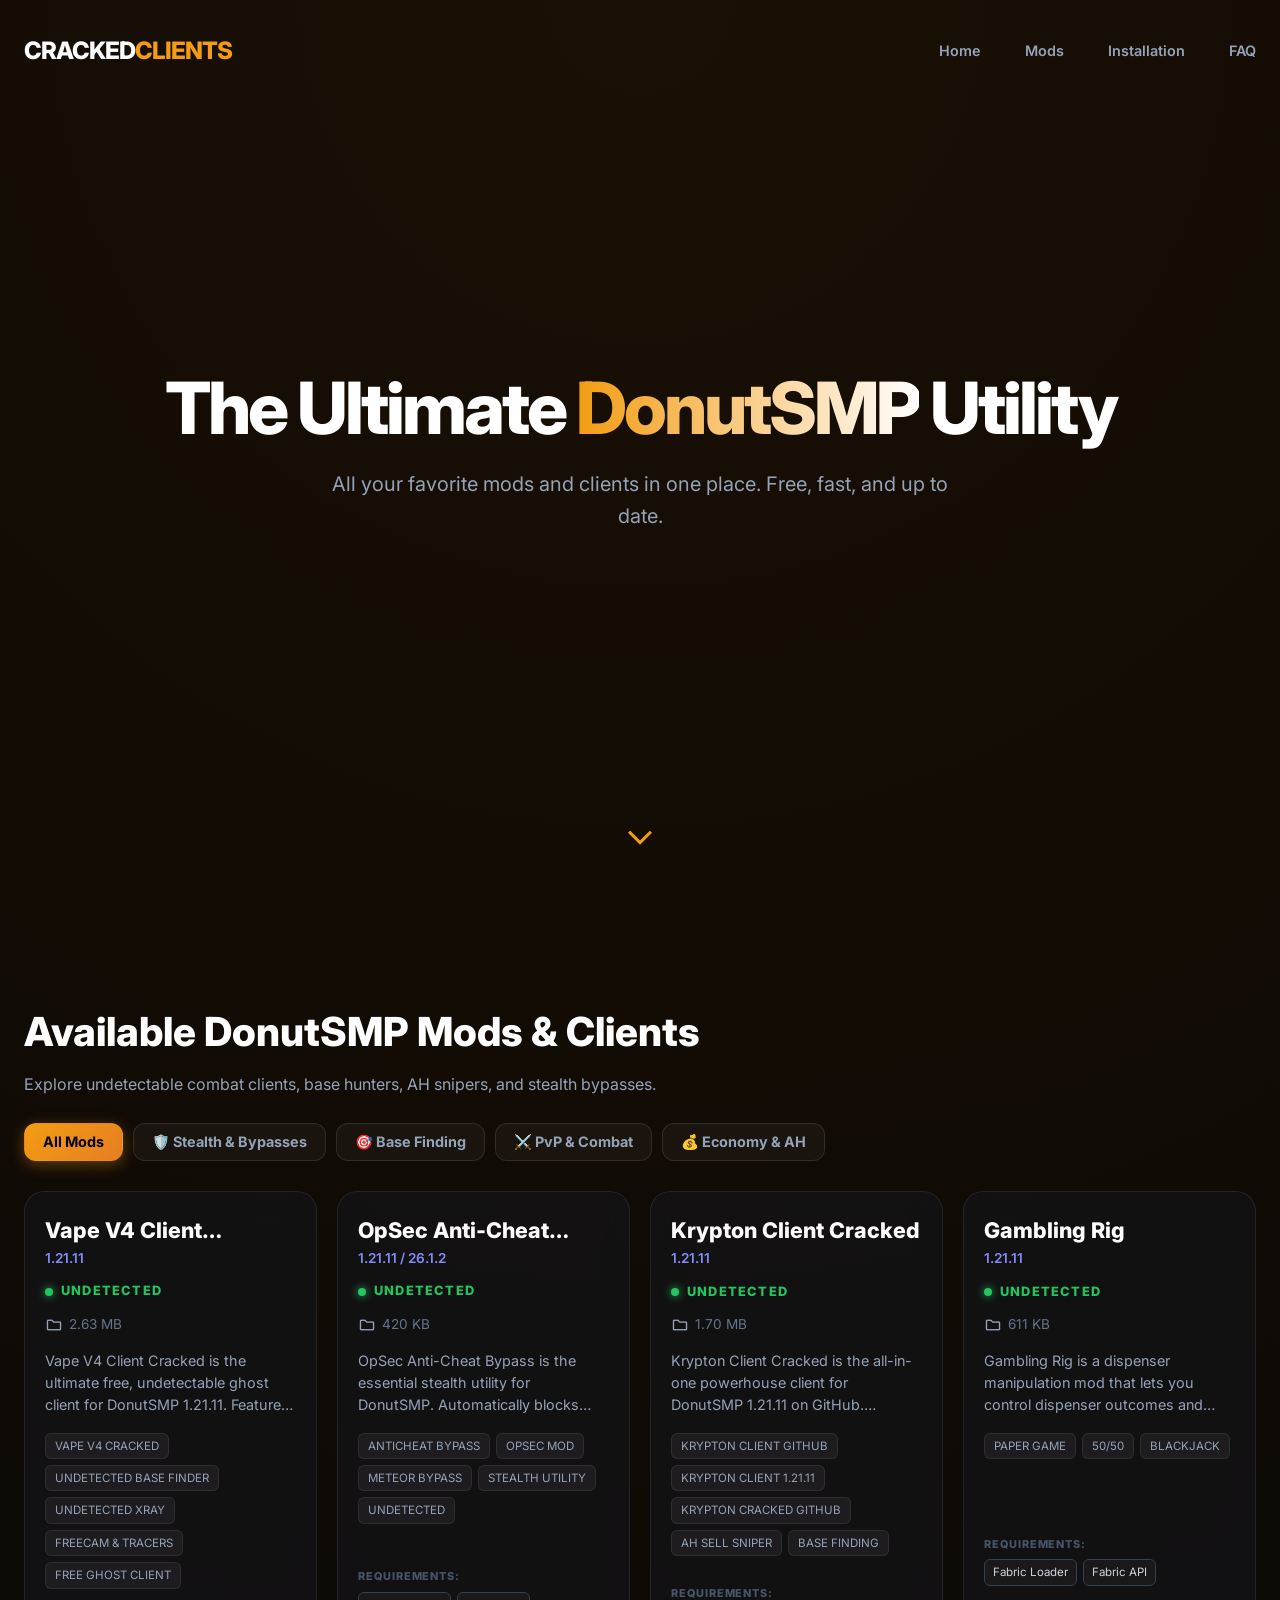
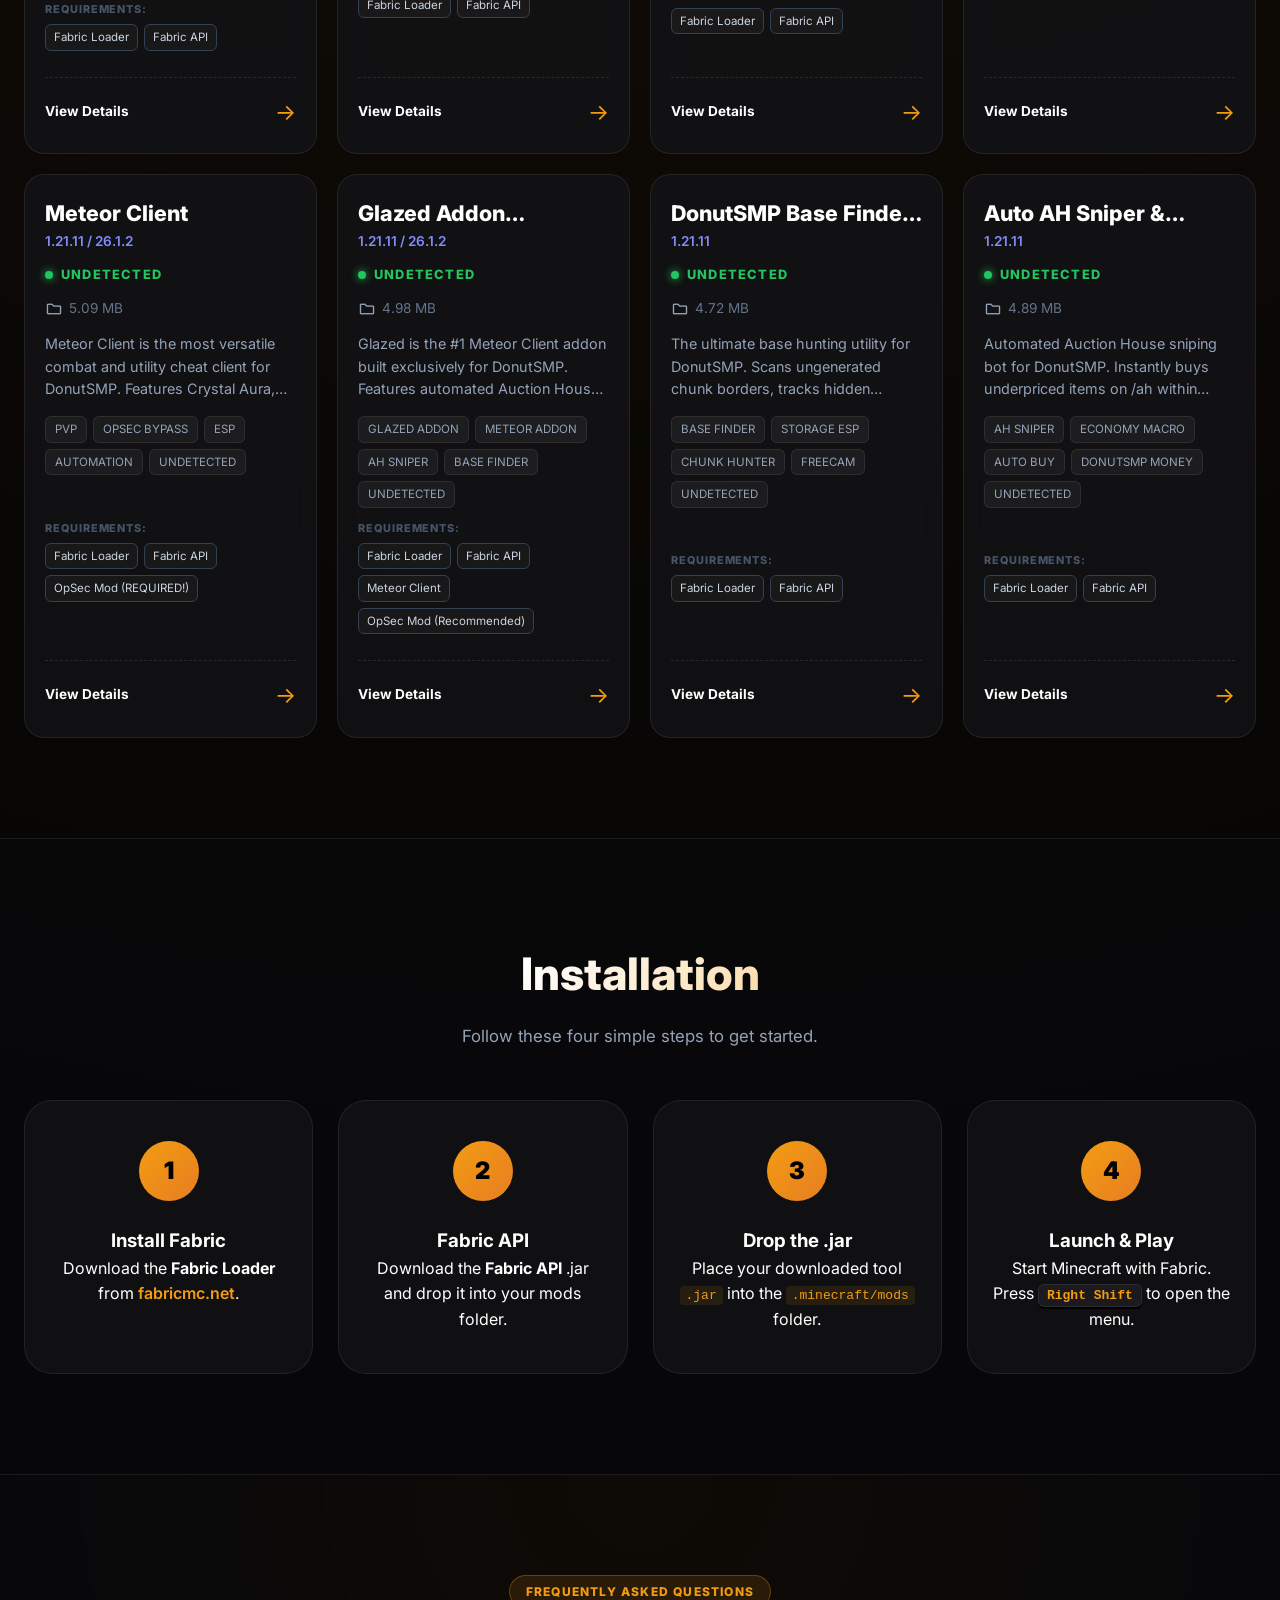
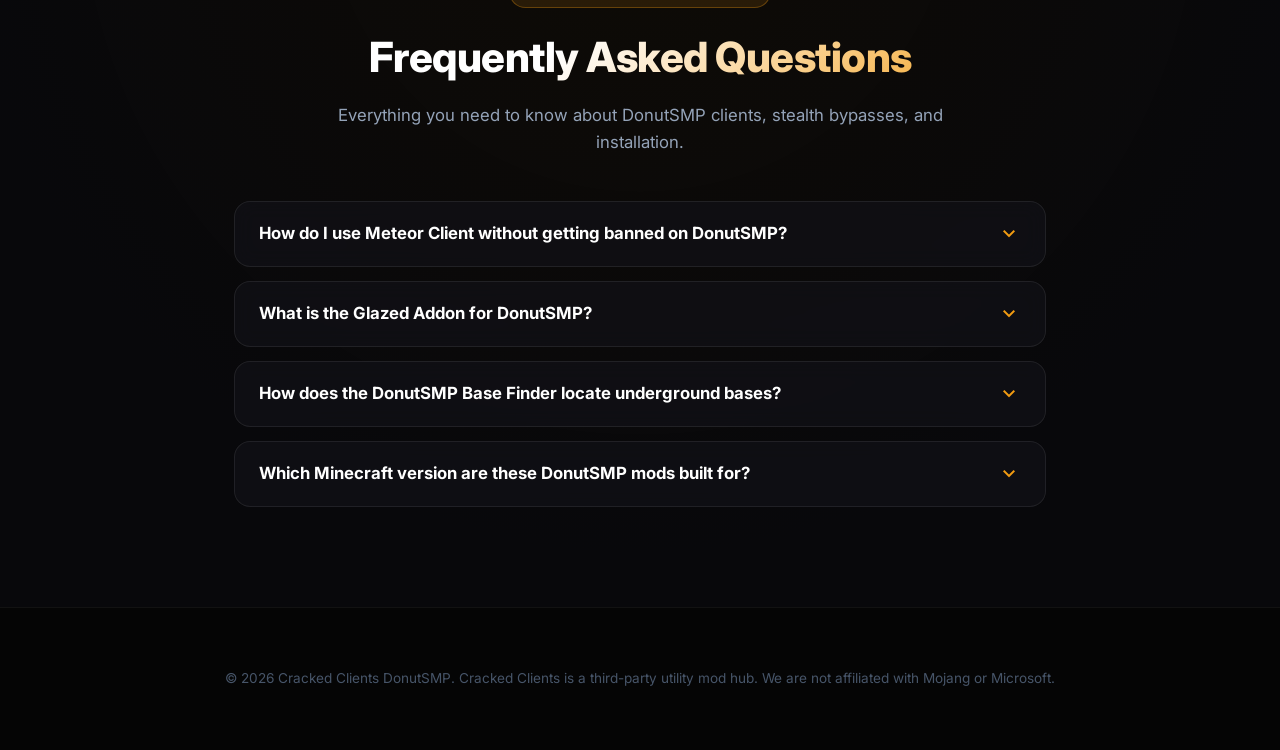
<file: index.html>
<!DOCTYPE html>
<html lang="en">

<head>
    <meta charset="UTF-8">
    <meta name="viewport" content="width=device-width, initial-scale=1.0">
    <title>Cracked Clients | Premium DonutSMP Clients, Cheats & Bypasses</title>

    <!-- SEO & Metadata -->
    <meta name="description"
        content="Download the best free undetected DonutSMP clients, anticheat bypasses, and mods including OpSec Mod, Glazed Addon, Base Finder, Vape V4, and Meteor Client.">
    <meta name="keywords"
        content="DonutSMP anticheat bypass, DonutSMP opsec, Glazed addon DonutSMP, DonutSMP base finder, Meteor Client opsec, DonutSMP cheat, DonutSMP client, Vape V4 cracked, DonutSMP mods, DonutSMP AH sniper, free Minecraft clients">
    <link rel="canonical" href="https://donutsmp-mods.github.io/">
    <meta name="robots" content="index, follow">

    <!-- Open Graph / Facebook / Discord Embeds -->
    <meta property="og:type" content="website">
    <meta property="og:url" content="https://donutsmp-mods.github.io/">
    <meta property="og:title" content="Cracked Clients | Premium DonutSMP Clients, Cheats & Bypasses">
    <meta property="og:description"
        content="Download the best free undetected DonutSMP clients, anticheat bypasses, and mods including OpSec Mod, Glazed Addon, Base Finder, Vape V4, and Meteor Client.">
    <meta property="og:image" content="https://donutsmp-mods.github.io/img/krypton.png">

    <!-- Twitter Card -->
    <meta name="twitter:card" content="summary_large_image">
    <meta name="twitter:url" content="https://donutsmp-mods.github.io/">
    <meta name="twitter:title" content="Cracked Clients | Premium DonutSMP Clients, Cheats & Bypasses">
    <meta name="twitter:description"
        content="Download the best free undetected DonutSMP clients, anticheat bypasses, and mods including OpSec Mod, Glazed Addon, Base Finder, Vape V4, and Meteor Client.">
    <meta name="twitter:image" content="https://donutsmp-mods.github.io/img/krypton.png">

    <!-- Favicon & Search Engine Logos -->
    <link rel="icon" type="image/x-icon" href="favicon.ico">
    <link rel="icon" type="image/png" sizes="192x192" href="favicon.png">
    <link rel="apple-touch-icon" href="favicon.png">

    <!-- Fonts and Icons -->
    <link href="https://fonts.googleapis.com/css2?family=Inter:wght@400;600;800&display=swap" rel="stylesheet">
    <link rel="stylesheet"
        href="https://fonts.googleapis.com/css2?family=Material+Symbols+Outlined:opsz,wght,FILL,GRAD@24,400,0,0" />
    <link rel="stylesheet" href="style.css">

    <!-- Schema.org JSON-LD Structured Data (WebSite + FAQPage) -->
    <script type="application/ld+json">
    [
      {
        "@context": "https://schema.org",
        "@type": "WebSite",
        "name": "Cracked Clients",
        "url": "https://donutsmp-mods.github.io/",
        "description": "Download the best free undetected DonutSMP clients, anticheat bypasses, and mods including OpSec Mod, Glazed Addon, Base Finder, Vape V4, and Meteor Client."
      },
      {
        "@context": "https://schema.org",
        "@type": "FAQPage",
        "mainEntity": [
          {
            "@type": "Question",
            "name": "How do I use Meteor Client without getting banned on DonutSMP?",
            "acceptedAnswer": {
              "@type": "Answer",
              "text": "Install the OpSec Anti-Cheat Bypass Mod into your Fabric mods folder. OpSec blocks server-side translation lookups and mod queries so your client runs completely undetected."
            }
          },
          {
            "@type": "Question",
            "name": "What is the Glazed Addon for DonutSMP?",
            "acceptedAnswer": {
              "@type": "Answer",
              "text": "Glazed is a Meteor Client extension tailored specifically for DonutSMP. It includes automatic Auction House (/ah) sniping, underground base hunting coordinates, and combat macros."
            }
          },
          {
            "@type": "Question",
            "name": "How does the DonutSMP Base Finder mod work?",
            "acceptedAnswer": {
              "@type": "Answer",
              "text": "The Base Finder mod tracks dense storage clusters (chests, shulkers, barrels) and scans ungenerated chunk boundaries through bedrock using stealth Freecam."
            }
          },
          {
            "@type": "Question",
            "name": "Which Minecraft version are these DonutSMP mods built for?",
            "acceptedAnswer": {
              "@type": "Answer",
              "text": "All mods are built and tested for Minecraft 1.21.8 – 1.21.11 using the Fabric Mod Loader, with legacy version options available in the download popup."
            }
          }
        ]
      }
    ]
    </script>
</head>

<body>

    <!-- Navigation Bar -->
    <nav class="navbar">
        <div class="logo">CRACKED<span>CLIENTS</span></div>
        <div class="nav-links">
            <a href="index.html">Home</a>
            <a href="#mods">Mods</a>
            <a href="#installation">Installation</a>
            <a href="#faq">FAQ</a>
        </div>
    </nav>

    <!-- Hero Section -->
    <header class="hero">
        <div class="hero-content">
            <h1>The Ultimate <span class="gradient-text">DonutSMP</span> Utility</h1>
            <p>All your favorite mods and clients in one place. Free, fast, and up to date.</p>
        </div>

        <!-- Bouncing Scroll Indicator -->
        <a href="#mods" class="scroll-indicator">
            <span class="material-symbols-outlined">expand_more</span>
        </a>
    </header>

    <!-- Main Content: Product Grid -->
    <main class="container" id="mods">
        <div class="section-header" style="text-align: left; margin-bottom: 25px;">
            <h2 style="font-size: 2.5rem; font-weight: 800;">Available DonutSMP Mods & Clients</h2>
            <p style="color: var(--text-dim); margin-top: 8px;">Explore undetectable combat clients, base hunters, AH snipers, and stealth bypasses.</p>
        </div>

        <!-- Category Filters -->
        <div class="category-filters" id="category-filters">
            <button class="filter-btn active" data-filter="all">All Mods</button>
            <button class="filter-btn" data-filter="stealth">🛡️ Stealth & Bypasses</button>
            <button class="filter-btn" data-filter="base">🎯 Base Finding</button>
            <button class="filter-btn" data-filter="pvp">⚔️ PvP & Combat</button>
            <button class="filter-btn" data-filter="economy">💰 Economy & AH</button>
        </div>

        <div id="product-grid" class="grid">
            <!-- JavaScript will inject cards here automatically from products.json -->
        </div>
    </main>

    <!-- Installation Section -->
    <section id="installation" class="installation-section">
        <div class="container">
            <div class="section-header">
                <h2>Installation</h2>
                <p>Follow these four simple steps to get started.</p>
            </div>

            <div class="steps-grid">
                <div class="step-card">
                    <div class="step-number">1</div>
                    <h3>Install Fabric</h3>
                    <p>Download the <strong>Fabric Loader</strong> from <a href="https://fabricmc.net"
                            target="_blank">fabricmc.net</a>.</p>
                </div>

                <div class="step-card">
                    <div class="step-number">2</div>
                    <h3>Fabric API</h3>
                    <p>Download the <strong>Fabric API</strong> .jar and drop it into your mods folder.</p>
                </div>

                <div class="step-card">
                    <div class="step-number">3</div>
                    <h3>Drop the .jar</h3>
                    <p>Place your downloaded tool <code class="code-inline">.jar</code> into the <code
                            class="code-inline">.minecraft/mods</code> folder.</p>
                </div>

                <div class="step-card">
                    <div class="step-number">4</div>
                    <h3>Launch & Play</h3>
                    <p>Start Minecraft with Fabric. Press <kbd class="key-bind">Right Shift</kbd> to open the menu.</p>
                </div>
            </div>
        </div>
    </section>

    <!-- FAQ Section -->
    <section id="faq" class="faq-section">
        <div class="faq-container">
            <div class="faq-header-wrapper">
                <span class="faq-badge">Frequently Asked Questions</span>
                <h2 class="faq-title">Frequently Asked Questions</h2>
                <p class="faq-subtitle">Everything you need to know about DonutSMP clients, stealth bypasses, and installation.</p>
            </div>

            <div class="faq-grid">
                <div class="faq-item">
                    <button class="faq-question" type="button">
                        <span>How do I use Meteor Client without getting banned on DonutSMP?</span>
                        <span class="material-symbols-outlined faq-icon">expand_more</span>
                    </button>
                    <div class="faq-answer">
                        <p>To run Meteor Client undetected, install the <strong>OpSec Anti-Cheat Bypass Mod</strong> into your Fabric mods folder. OpSec blocks server-side translation lookups and mod queries so your client runs completely undetected.</p>
                    </div>
                </div>

                <div class="faq-item">
                    <button class="faq-question" type="button">
                        <span>What is the Glazed Addon for DonutSMP?</span>
                        <span class="material-symbols-outlined faq-icon">expand_more</span>
                    </button>
                    <div class="faq-answer">
                        <p>Glazed is a specialized Meteor Client extension made specifically for DonutSMP. It includes automatic Auction House (<code>/ah</code>) sniping, coordinate snapping for underground base hunting, and custom crystal combat macros.</p>
                    </div>
                </div>

                <div class="faq-item">
                    <button class="faq-question" type="button">
                        <span>How does the DonutSMP Base Finder locate underground bases?</span>
                        <span class="material-symbols-outlined faq-icon">expand_more</span>
                    </button>
                    <div class="faq-answer">
                        <p>The Base Finder mod scans dense storage clusters (chests, shulkers, barrels) and tracks chunk boundary anomalies through bedrock, highlighting exact base coordinates via undetected Freecam.</p>
                    </div>
                </div>

                <div class="faq-item">
                    <button class="faq-question" type="button">
                        <span>Which Minecraft version are these DonutSMP mods built for?</span>
                        <span class="material-symbols-outlined faq-icon">expand_more</span>
                    </button>
                    <div class="faq-answer">
                        <p>All mods are optimized for Minecraft <strong>1.21.8 – 1.21.11</strong> using the Fabric Mod Loader. Selectable legacy versions (e.g. 26.1.2) are also available in the download popup.</p>
                    </div>
                </div>
            </div>
        </div>
    </section>

    <!-- Footer -->
    <footer
        style="padding: 60px; text-align: center; color: #475569; font-size: 0.85rem; border-top: 1px solid rgba(255,255,255,0.05);">
        <p>&copy; 2026 Cracked Clients DonutSMP. Cracked Clients is a third-party utility mod hub. We are not affiliated
            with Mojang or Microsoft.</p>
    </footer>

    <!-- Custom Warning Modal for Detected Mods -->
    <div id="warning-modal" class="modal-overlay" aria-hidden="true">
        <div class="modal-box" role="dialog" aria-modal="true" aria-labelledby="modal-warning-text">
            <div class="modal-icon-wrapper">
                <span class="material-symbols-outlined">warning</span>
            </div>
            <h3 class="modal-title" id="modal-mod-name">Mod Detected</h3>
            <p class="modal-warning-text" id="modal-warning-text">THIS MODS IS CURRENTLY DETECTED! ARE YOU SURE?</p>
            <p class="modal-desc">This mod is flagged by DonutSMP anti-cheat. Proceeding may result in bans or in-game
                restrictions.</p>
            <div class="modal-actions">
                <button type="button" class="btn-modal-cancel" id="modal-cancel-btn">Cancel</button>
                <a href="#" class="btn-modal-proceed" id="modal-proceed-btn">Proceed Anyway</a>
            </div>
        </div>
    </div>

    <!-- Script to Load Data & Interactivity -->
    <script>
        const warningModal = document.getElementById('warning-modal');
        const proceedBtn = document.getElementById('modal-proceed-btn');
        const cancelBtn = document.getElementById('modal-cancel-btn');
        const modalModName = document.getElementById('modal-mod-name');
        let allProducts = [];
        let currentFilter = 'all';

        function showWarningModal(modName, detailUrl) {
            modalModName.textContent = modName;
            proceedBtn.href = detailUrl;
            warningModal.classList.add('active');
            warningModal.setAttribute('aria-hidden', 'false');
        }

        function closeWarningModal() {
            warningModal.classList.remove('active');
            warningModal.setAttribute('aria-hidden', 'true');
        }

        cancelBtn.addEventListener('click', closeWarningModal);

        warningModal.addEventListener('click', (e) => {
            if (e.target === warningModal) {
                closeWarningModal();
            }
        });

        window.addEventListener('keydown', (e) => {
            if (e.key === 'Escape' && warningModal.classList.contains('active')) {
                closeWarningModal();
            }
        });

        function renderGrid(products) {
            const grid = document.getElementById('product-grid');
            const visibleProducts = products.filter(p => p.visibility === true);

            // Filter by Category
            let filtered = visibleProducts;
            if (currentFilter === 'stealth') {
                filtered = visibleProducts.filter(p => 
                    p.tags.some(t => /stealth|bypass|opsec|ghost/i.test(t)) || /bypass|opsec|undetected/i.test(p.name + p.description)
                );
            } else if (currentFilter === 'base') {
                filtered = visibleProducts.filter(p => 
                    p.tags.some(t => /base|esp|finder|freecam|radar/i.test(t)) || /base|esp|finder|storage/i.test(p.name + p.description)
                );
            } else if (currentFilter === 'pvp') {
                filtered = visibleProducts.filter(p => 
                    p.tags.some(t => /pvp|combat|client|totem/i.test(t)) || /pvp|combat|totem|mace|vape|meteor/i.test(p.name + p.description)
                );
            } else if (currentFilter === 'economy') {
                filtered = visibleProducts.filter(p => 
                    p.tags.some(t => /ah|economy|sniper|gambling|money/i.test(t)) || /auction|sniper|economy|gambling|rig/i.test(p.name + p.description)
                );
            }

            if (filtered.length === 0) {
                grid.innerHTML = "<p style='color:#64748b; grid-column: 1/-1; text-align:center; padding: 40px;'>No mods found in this category.</p>";
                return;
            }

            grid.innerHTML = filtered.map(p => {
                const isDetected = p.status && p.status.trim().toUpperCase() === 'DETECTED';
                return `
                <a href="detail.html?id=${p.id}" class="card ${isDetected ? 'detected-card' : ''}" data-id="${p.id}" data-detected="${isDetected}" data-name="${p.name}">
                    <div class="card-content">
                        <div class="card-header">
                            <h3>${p.name}</h3>
                            <span class="version-tag">${p.version}</span>
                        </div>
                        
                        <div class="status-row ${isDetected ? 'detected' : ''}">
                            <span class="status-dot"></span>
                            <span class="status-text">${p.status}</span>
                        </div>

                        <div class="size-info">
                            <span class="material-symbols-outlined">folder</span> 
                            ${p.size}
                        </div>

                        <p class="card-desc">${p.description}</p>

                        <div class="tags">
                            ${p.tags.map(tag => `<span class="tag">${tag}</span>`).join('')}
                        </div>

                        <div class="requirements">
                            <span class="req-label">REQUIREMENTS:</span>
                            <div class="req-tags">
                                ${p.requirements.map(req => `<span class="req-tag">${req}</span>`).join('')}
                            </div>
                        </div>

                        <div class="card-footer">
                            <span class="price-label">View Details</span>
                            <span class="arrow">→</span>
                        </div>
                    </div>
                </a>
            `;
            }).join('');

            // Intercept clicks on detected mod cards
            grid.querySelectorAll('.card').forEach(card => {
                card.addEventListener('click', function (e) {
                    const isDetected = this.dataset.detected === 'true';
                    if (isDetected) {
                        e.preventDefault();
                        const modName = this.dataset.name;
                        const detailUrl = this.getAttribute('href');
                        showWarningModal(modName, detailUrl);
                    }
                });
            });
        }

        async function loadProducts() {
            try {
                const response = await fetch('./products.json');
                allProducts = await response.json();
                renderGrid(allProducts);

                // Setup Filter Tab Click Handlers
                const filterBtns = document.querySelectorAll('.filter-btn');
                filterBtns.forEach(btn => {
                    btn.addEventListener('click', function() {
                        filterBtns.forEach(b => b.classList.remove('active'));
                        this.classList.add('active');
                        currentFilter = this.dataset.filter;
                        renderGrid(allProducts);
                    });
                });

                // Setup FAQ Accordion Toggle
                const faqItems = document.querySelectorAll('.faq-item');
                faqItems.forEach(item => {
                    const btn = item.querySelector('.faq-question');
                    btn.addEventListener('click', () => {
                        const isActive = item.classList.contains('active');
                        faqItems.forEach(f => f.classList.remove('active'));
                        if (!isActive) {
                            item.classList.add('active');
                        }
                    });
                });

            } catch (error) {
                console.error("Error loading products:", error);
                document.getElementById('product-grid').innerHTML = "<p style='color:red;'>Failed to load tools. Ensure products.json exists.</p>";
            }
        }

        window.addEventListener('DOMContentLoaded', loadProducts);
    </script>
</body>

</html>
</file>
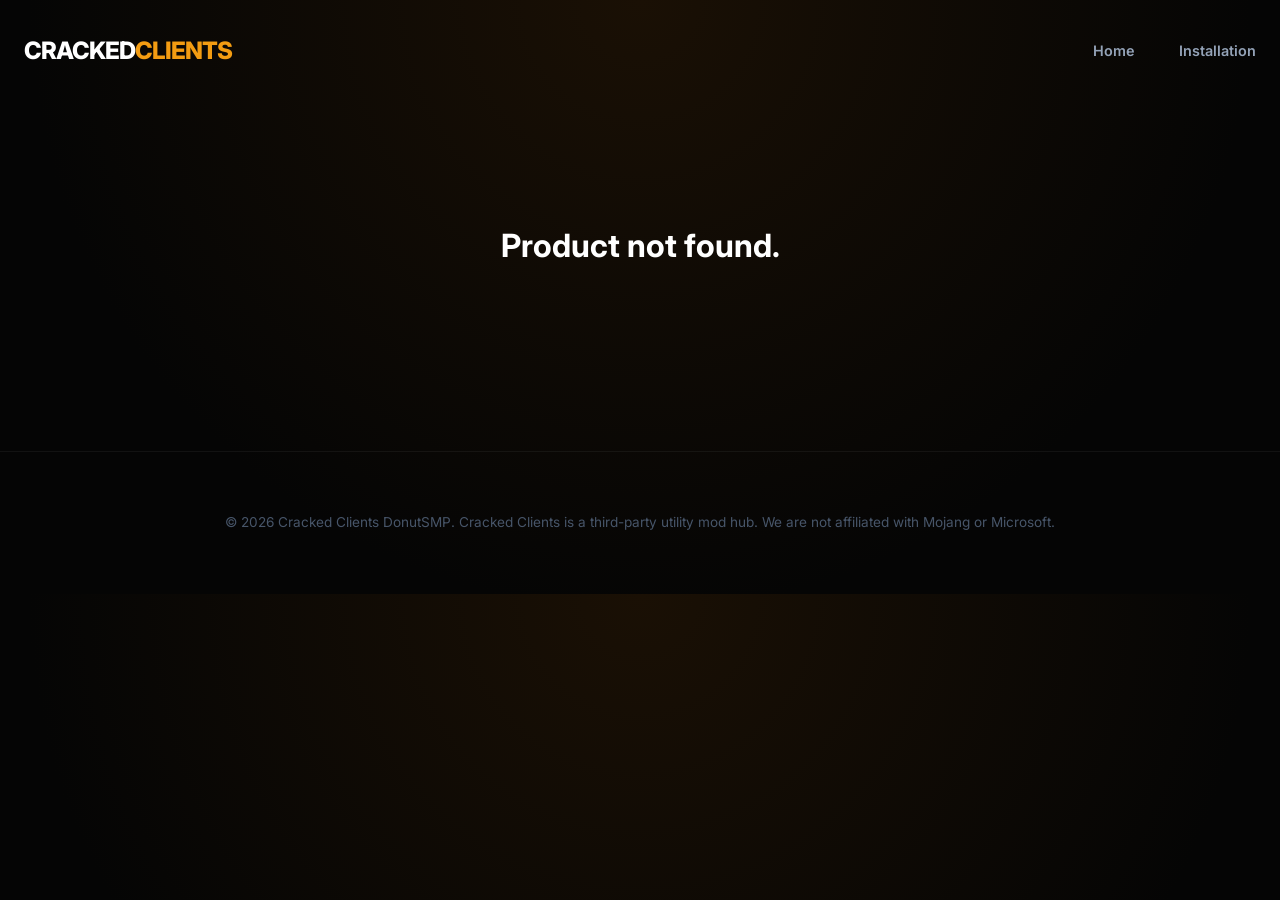
<file: detail.html>
<!DOCTYPE html>
<html lang="en">

<head>
    <meta charset="UTF-8">
    <meta name="viewport" content="width=device-width, initial-scale=1.0">
    <title>Tool Details | Cracked Clients DonutSMP</title>

    <!-- SEO & Metadata -->
    <meta name="description" id="meta-desc"
        content="Download undetected DonutSMP clients, cheats, and mods with direct download links and full installation guides.">
    <meta name="keywords"
        content="DonutSMP cheat, DonutSMP client, Meteor Client, Krypton Client, Vape V4, DonutSMP mods, DonutSMP Rig, free Minecraft clients">
    <meta name="robots" content="index, follow">

    <!-- Open Graph / Discord Embeds -->
    <meta property="og:type" content="website">
    <meta property="og:title" id="og-title" content="Tool Details | Cracked Clients DonutSMP">
    <meta property="og:description" id="og-desc"
        content="Download undetected DonutSMP clients, cheats, and mods with direct download links.">
    <meta property="og:image" id="og-img" content="https://donutsmp-mods.github.io/img/krypton.png">

    <!-- Twitter Card -->
    <meta name="twitter:card" content="summary_large_image">
    <meta name="twitter:title" id="tw-title" content="Tool Details | Cracked Clients DonutSMP">
    <meta name="twitter:description" id="tw-desc"
        content="Download undetected DonutSMP clients, cheats, and mods with direct download links.">
    <meta name="twitter:image" id="tw-img" content="https://donutsmp-mods.github.io/img/krypton.png">

    <!-- Favicon & Search Engine Logos -->
    <link rel="icon" type="image/x-icon" href="favicon.ico">
    <link rel="icon" type="image/png" sizes="192x192" href="favicon.png">
    <link rel="apple-touch-icon" href="favicon.png">

    <!-- Fonts and Styling -->
    <link href="https://fonts.googleapis.com/css2?family=Inter:wght@400;600;800&display=swap" rel="stylesheet">
    <link rel="stylesheet"
        href="https://fonts.googleapis.com/css2?family=Material+Symbols+Outlined:opsz,wght,FILL,GRAD@24,400,0,0" />
    <link rel="stylesheet" href="style.css">
</head>

<body class="detail-page">

    <!-- Navigation Bar -->
    <nav class="navbar">
        <div class="logo">CRACKED<span>CLIENTS</span></div>
        <div class="nav-links">
            <a href="index.html">Home</a>
            <a href="index.html#installation">Installation</a>
        </div>
    </nav>

    <div class="container detail-container">
        <!-- Top Section: Main Content & Media -->
        <div class="detail-top-grid">
            <div class="main-info-card">
                <span class="status-badge" id="det-status">UNDETECTED</span>
                <h1 id="det-title" style="font-size: 3.5rem; margin: 15px 0; font-weight: 800;">Loading...</h1>
                <p id="det-desc" style="color: var(--text-dim); font-size: 1.1rem; margin-bottom: 25px;"></p>

                <div class="tags" id="det-tags"></div>

                <div class="action-btns">
                    <a href="#" class="btn-download" id="download-link">Download</a>
                    <a href="index.html" class="btn-back">Back To All Mods</a>
                </div>
            </div>

            <div class="side-panel">
                <!-- Media Card with 16:9 Aspect Ratio -->
                <div class="media-card">
                    <img src="" alt="Preview" id="det-img">
                </div>

                <!-- Stats Grid -->
                <div class="stats-grid">
                    <div class="stat-box">
                        <span class="req-label">MINECRAFT VERSION</span>
                        <strong id="det-ver"></strong>
                    </div>
                    <div class="stat-box">
                        <span class="req-label">REQUIREMENTS</span>
                        <strong id="det-req"></strong>
                    </div>
                    <div class="stat-box">
                        <span class="req-label">SIZE</span>
                        <strong id="det-size"></strong>
                    </div>
                    <div class="stat-box">
                        <span class="req-label">TOTAL DOWNLOADS</span>
                        <strong id="det-dl"></strong>
                    </div>
                </div>
            </div>
        </div>

        <!-- Bottom Section: Detailed Lists -->
        <div class="detail-bottom-grid">
            <div class="info-card">
                <h3 style="margin-bottom: 15px; color: var(--accent);">Highlights</h3>
                <ul id="det-highlights" class="detail-list"></ul>
            </div>
            <div class="info-card">
                <h3 style="margin-bottom: 15px; color: var(--accent);">Usage Notes</h3>
                <ul id="det-usage" class="detail-list"></ul>
            </div>
            <div class="info-card">
                <h3 style="margin-bottom: 15px; color: var(--accent);">Quick Install</h3>
                <ul class="detail-list">
                    <li>Install Fabric Loader and Fabric API</li>
                    <li>Move the jar file into .minecraft/mods</li>
                    <li>Start Minecraft with Fabric profile</li>
                </ul>
            </div>
        </div>
    </div>

    <!-- Version Selection Modal -->
    <div id="version-modal" class="modal-overlay">
        <div class="modal-box version-modal-box">
            <button type="button" class="modal-close-btn" id="version-modal-close" aria-label="Close modal">&times;</button>
            <div class="version-modal-header">
                <div class="version-modal-icon">
                    <span class="material-symbols-outlined">download_for_offline</span>
                </div>
                <h3 class="modal-title" id="version-modal-title">Select Version</h3>
                <p class="modal-desc" id="version-modal-desc">Choose your preferred client release to download:</p>
            </div>
            <div class="version-list" id="version-list-container">
                <!-- Dynamically populated from products.json -->
            </div>
        </div>
    </div>

    <!-- Footer -->
    <footer
        style="padding: 60px; text-align: center; color: #475569; font-size: 0.85rem; border-top: 1px solid rgba(255,255,255,0.05);">
        <p>&copy; 2026 Cracked Clients DonutSMP. Cracked Clients is a third-party utility mod hub. We are not affiliated
            with Mojang or Microsoft.</p>
    </footer>

    <!-- Logic for Dynamic Loading, Fallbacks & Version Selection -->
    <script>
        async function loadDetail() {
            try {
                const params = new URLSearchParams(window.location.search);
                const id = params.get('id');
                const response = await fetch('./products.json');
                const products = await response.json();
                const p = products.find(item => item.id === id);

                if (p) {
                    // Update Page Title and SEO Meta Tags dynamically
                    document.title = `${p.name} | Cracked Clients DonutSMP`;
                    
                    // Set dynamic canonical URL and og:url for each individual mod
                    let canonicalTag = document.querySelector('link[rel="canonical"]');
                    if (!canonicalTag) {
                        canonicalTag = document.createElement('link');
                        canonicalTag.rel = 'canonical';
                        document.head.appendChild(canonicalTag);
                    }
                    canonicalTag.href = window.location.href;

                    let ogUrl = document.querySelector('meta[property="og:url"]');
                    if (!ogUrl) {
                        ogUrl = document.createElement('meta');
                        ogUrl.setAttribute('property', 'og:url');
                        document.head.appendChild(ogUrl);
                    }
                    ogUrl.setAttribute('content', window.location.href);

                    const metaDesc = document.getElementById('meta-desc');
                    if (metaDesc) metaDesc.setAttribute('content', p.description);

                    const ogTitle = document.getElementById('og-title');
                    if (ogTitle) ogTitle.setAttribute('content', `${p.name} | Cracked Clients DonutSMP`);

                    const ogDesc = document.getElementById('og-desc');
                    if (ogDesc) ogDesc.setAttribute('content', p.description);

                    const twTitle = document.getElementById('tw-title');
                    if (twTitle) twTitle.setAttribute('content', `${p.name} | Cracked Clients DonutSMP`);

                    const twDesc = document.getElementById('tw-desc');
                    if (twDesc) twDesc.setAttribute('content', p.description);

                    if (p.image) {
                        const fullImageUrl = new URL(p.image, window.location.href).href;
                        const ogImg = document.getElementById('og-img');
                        if (ogImg) ogImg.setAttribute('content', fullImageUrl);
                        const twImg = document.getElementById('tw-img');
                        if (twImg) twImg.setAttribute('content', fullImageUrl);
                    }

                    document.getElementById('det-title').innerText = p.name;
                    const statusEl = document.getElementById('det-status');
                    statusEl.innerText = p.status;
                    if (p.status && p.status.trim().toUpperCase() === 'DETECTED') {
                        statusEl.classList.add('detected');
                    } else {
                        statusEl.classList.remove('detected');
                    }
                    document.getElementById('det-desc').innerText = p.description;
                    document.getElementById('det-ver').innerText = p.version;
                    document.getElementById('det-size').innerText = p.size;
                    document.getElementById('det-dl').innerText = p.downloads;

                        // Handle Download Link and Version Selection Modal
                        const dlBtn = document.getElementById('download-link');
                        const versionModal = document.getElementById('version-modal');
                        const versionListContainer = document.getElementById('version-list-container');
                        const versionModalClose = document.getElementById('version-modal-close');

                        function trackDownload(modId) {
                            if (!modId) return;
                            try {
                                fetch(`https://countapi.mileshilliard.com/api/v1/hit/donutsmp_v1_${modId}`, { method: 'GET', mode: 'cors' }).catch(() => {});
                            } catch (err) {}
                        }

                        if (p.versions && Array.isArray(p.versions) && p.versions.length > 1) {
                            // Render Version Selection Options
                            document.getElementById('version-modal-title').innerText = `Select ${p.name} Version`;
                            document.getElementById('version-modal-desc').innerText = `Choose your Minecraft version build for ${p.name}:`;
                            
                            versionListContainer.innerHTML = p.versions.map(v => {
                                let badgeList = [];
                                if (Array.isArray(v.badges)) {
                                    badgeList = v.badges;
                                } else if (v.badge) {
                                    badgeList = [v.badge];
                                }

                                const badgesHtml = badgeList.map(b => {
                                    const bLower = b.toLowerCase();
                                    let colorClass = 'alt';
                                    if (bLower.includes('recommend')) colorClass = '';
                                    else if (bLower.includes('latest') || bLower.includes('active') || bLower.includes('stable')) colorClass = 'green';
                                    else if (bLower.includes('opsec') || bLower.includes('fabric')) colorClass = 'blue';
                                    else if (bLower.includes('bypass') || bLower.includes('stealth')) colorClass = 'purple';
                                    return `<span class="version-badge ${colorClass}">${b}</span>`;
                                }).join('');

                                const targetVer = (v.version || p.version || '1.21.11').trim().replace(/[^a-zA-Z0-9.-]/g, '-');
                                const fileName = `${p.id}-${targetVer}.jar`;
                                const downloadUrl = v.download_url || 'mods/mod.jar';
                                return `
                                    <div class="version-item-card">
                                        <div class="version-item-info">
                                            <div class="version-item-title-row">
                                                <span class="version-item-name">${v.name || v.version}</span>
                                                ${badgesHtml}
                                            </div>
                                            ${v.desc ? `<p class="version-item-desc">${v.desc}</p>` : ''}
                                            <span class="version-item-meta">
                                                <span class="material-symbols-outlined" style="font-size:16px;">folder_zip</span>
                                                ${v.size || p.size}
                                            </span>
                                        </div>
                                        <a href="${downloadUrl}" download="${fileName}" class="btn-version-download">
                                            <span class="material-symbols-outlined" style="font-size:18px;">download</span>
                                            Download
                                        </a>
                                    </div>
                                `;
                            }).join('');

                            // Attach tracking to version buttons
                            versionListContainer.querySelectorAll('.btn-version-download').forEach(btn => {
                                btn.addEventListener('click', () => trackDownload(p.id));
                            });

                            // Open modal on Download button click
                            dlBtn.addEventListener('click', function(e) {
                                e.preventDefault();
                                versionModal.classList.add('active');
                            });

                            // Modal Close Listeners
                            versionModalClose.addEventListener('click', function() {
                                versionModal.classList.remove('active');
                            });

                            versionModal.addEventListener('click', function(e) {
                                if (e.target === versionModal) {
                                    versionModal.classList.remove('active');
                                }
                            });

                            // Close on ESC key
                            document.addEventListener('keydown', function(e) {
                                if (e.key === 'Escape' && versionModal.classList.contains('active')) {
                                    versionModal.classList.remove('active');
                                }
                            });
                        } else {
                            // Single version direct download
                            const targetVer = (p.version || '1.21.11').split('/')[0].trim().replace(/[^a-zA-Z0-9.-]/g, '-');
                            const fileName = `${p.id}-${targetVer}.jar`;
                            dlBtn.href = p.download_url || "mods/mod.jar";
                            dlBtn.setAttribute('download', fileName);
                            dlBtn.addEventListener('click', () => trackDownload(p.id));
                        }

                    // Image Fallback Logic (16:9 branded placeholder)
                    const imgElement = document.getElementById('det-img');
                    const fallback = "https://placehold.co/1920x1080/1a1a1f/f39c12?text=For+Legal+Reason+Preview+Unavailable";

                    imgElement.src = p.image || fallback;
                    imgElement.alt = `${p.name} - DonutSMP Client Mods Preview`;

                    imgElement.onerror = function () {
                        this.src = fallback;
                        this.alt = "Preview Unavailable for this DonutSMP Mod";
                        this.onerror = null;
                    };

                    // Inject List Data
                    document.getElementById('det-tags').innerHTML = p.tags.map(t => `<span class="tag">${t}</span>`).join('');
                    document.getElementById('det-req').innerHTML = p.requirements.join('<br>');
                    document.getElementById('det-highlights').innerHTML = p.highlights.map(h => `<li>${h}</li>`).join('');
                    document.getElementById('det-usage').innerHTML = p.usage.map(u => `<li>${u}</li>`).join('');
                } else {
                    // Redirect or Error if product ID is invalid
                    document.querySelector('.detail-container').innerHTML = "<h1 style='text-align:center; padding:100px;'>Product not found.</h1>";
                }
            } catch (e) {
                console.error("Critical error loading product details:", e);
            }
        }

        window.addEventListener('DOMContentLoaded', loadDetail);
    </script>
</body>

</html>
</file>
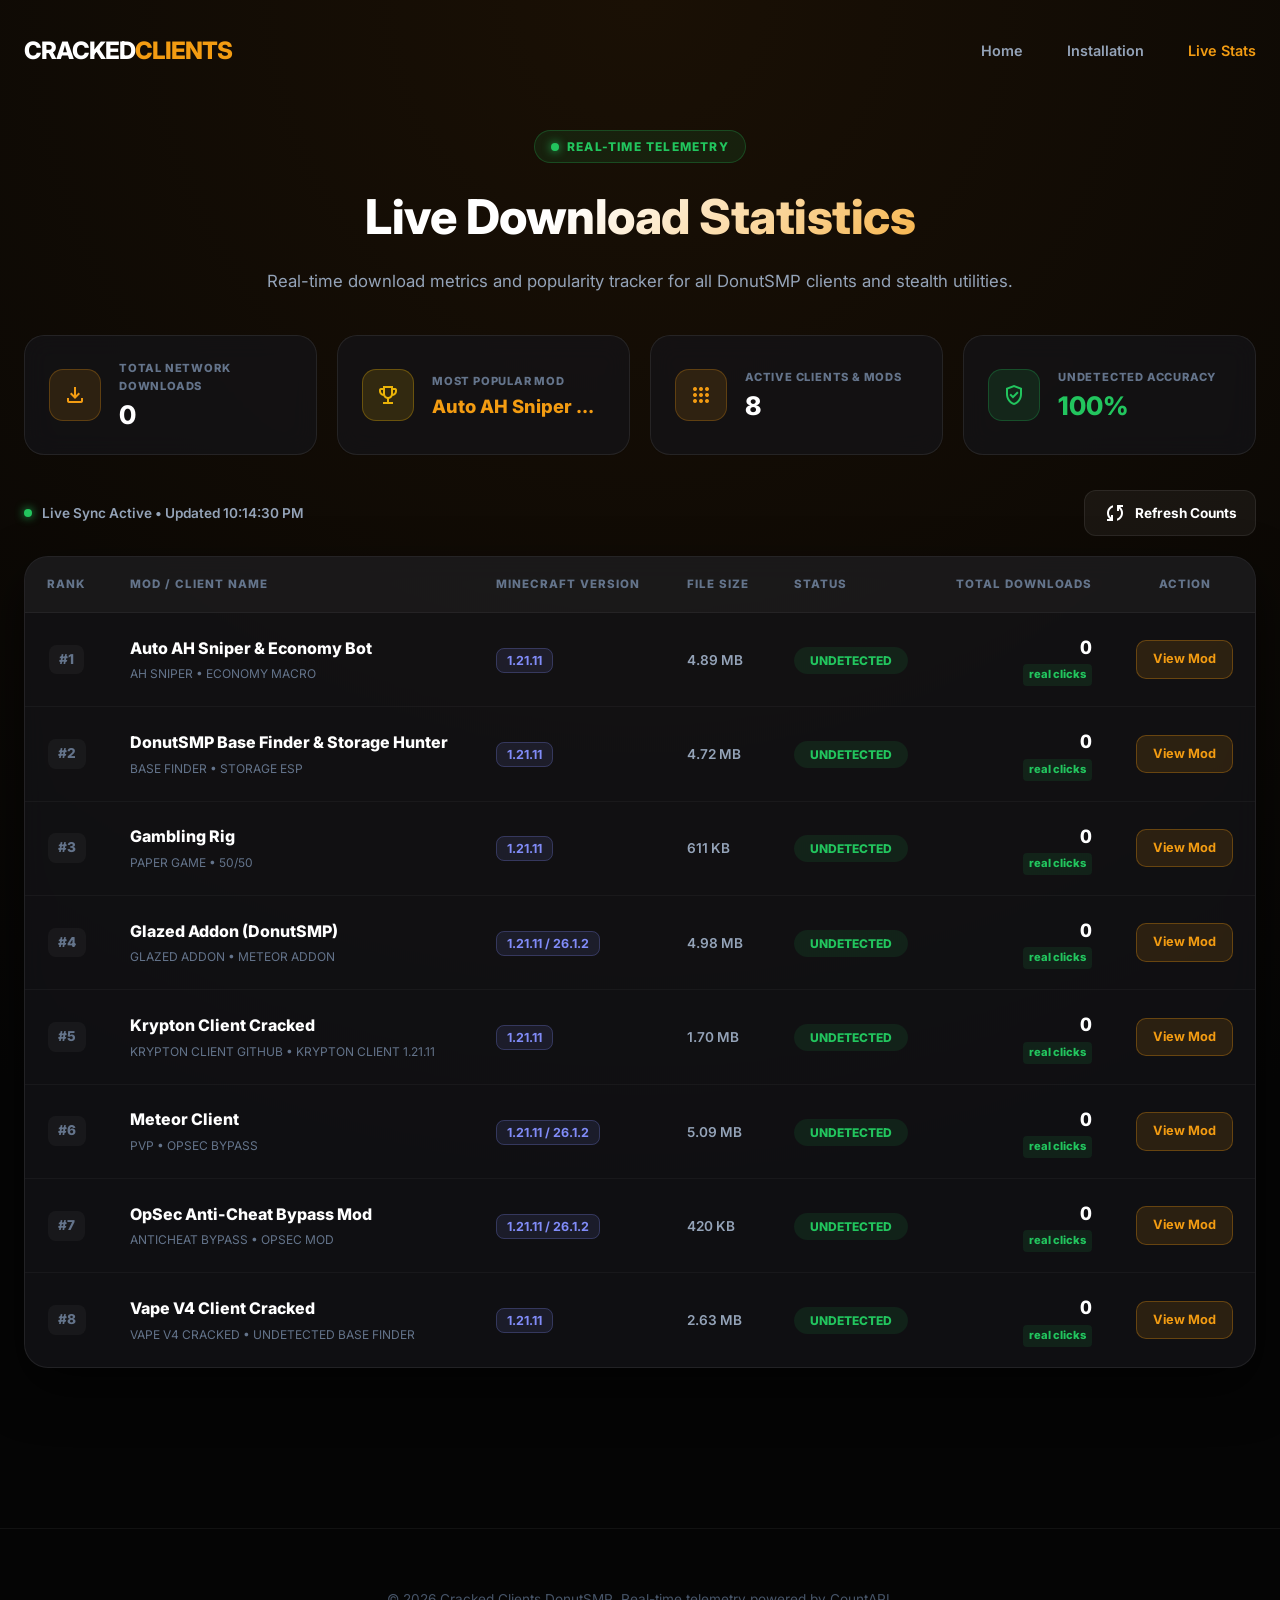
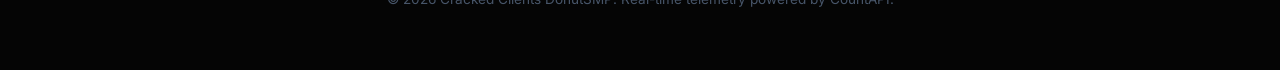
<file: stats.html>
<!DOCTYPE html>
<html lang="en">

<head>
    <meta charset="UTF-8">
    <meta name="viewport" content="width=device-width, initial-scale=1.0">
    <title>Live Download Statistics & Leaderboard | Cracked Clients DonutSMP</title>

    <!-- Hidden Admin Dashboard: No Search Engine Indexing -->
    <meta name="robots" content="noindex, nofollow">

    <!-- Favicon -->
    <link rel="icon" type="image/x-icon" href="favicon.ico">
    <link rel="icon" type="image/png" sizes="192x192" href="favicon.png">
    <link rel="apple-touch-icon" href="favicon.png">

    <!-- Fonts & Icons -->
    <link href="https://fonts.googleapis.com/css2?family=Inter:wght@400;600;700;800;900&display=swap" rel="stylesheet">
    <link rel="stylesheet"
        href="https://fonts.googleapis.com/css2?family=Material+Symbols+Outlined:opsz,wght,FILL,GRAD@24,400,0,0" />
    <link rel="stylesheet" href="style.css">
</head>

<body class="stats-page">

    <!-- Navigation Bar -->
    <nav class="navbar">
        <div class="logo">CRACKED<span>CLIENTS</span></div>
        <div class="nav-links">
            <a href="index.html">Home</a>
            <a href="index.html#installation">Installation</a>
            <a href="stats.html" style="color: var(--accent);">Live Stats</a>
        </div>
    </nav>

    <!-- Main Container -->
    <div class="container stats-container">
        <!-- Header -->
        <div class="stats-header-box">
            <span class="stats-pill-badge">
                <span class="pulse-dot"></span> REAL-TIME TELEMETRY
            </span>
            <h1 class="stats-title">Live Download Statistics</h1>
            <p class="stats-subtitle">Real-time download metrics and popularity tracker for all DonutSMP clients and stealth utilities.</p>
        </div>

        <!-- Metric KPI Cards -->
        <div class="stats-kpi-grid">
            <div class="kpi-card">
                <div class="kpi-icon-wrap">
                    <span class="material-symbols-outlined">download</span>
                </div>
                <div class="kpi-info">
                    <span class="kpi-label">TOTAL NETWORK DOWNLOADS</span>
                    <h2 class="kpi-val" id="total-dl-val">Loading...</h2>
                </div>
            </div>

            <div class="kpi-card">
                <div class="kpi-icon-wrap trophy">
                    <span class="material-symbols-outlined">trophy</span>
                </div>
                <div class="kpi-info">
                    <span class="kpi-label">MOST POPULAR MOD</span>
                    <h2 class="kpi-val highlight" id="top-mod-val">Loading...</h2>
                </div>
            </div>

            <div class="kpi-card">
                <div class="kpi-icon-wrap">
                    <span class="material-symbols-outlined">apps</span>
                </div>
                <div class="kpi-info">
                    <span class="kpi-label">ACTIVE CLIENTS & MODS</span>
                    <h2 class="kpi-val" id="active-mods-val">7</h2>
                </div>
            </div>

            <div class="kpi-card">
                <div class="kpi-icon-wrap shield">
                    <span class="material-symbols-outlined">verified_user</span>
                </div>
                <div class="kpi-info">
                    <span class="kpi-label">UNDETECTED ACCURACY</span>
                    <h2 class="kpi-val green">100%</h2>
                </div>
            </div>
        </div>

        <!-- Live Controls Toolbar -->
        <div class="stats-toolbar">
            <div class="live-status-indicator">
                <span class="pulse-dot green"></span>
                <span>Live Sync Active &bull; Updated <span id="last-updated-text">Just now</span></span>
            </div>
            <button type="button" class="btn-refresh-stats" id="btn-refresh">
                <span class="material-symbols-outlined" id="refresh-icon">sync</span>
                Refresh Counts
            </button>
        </div>

        <!-- Leaderboard Table Card -->
        <div class="stats-table-card">
            <table class="stats-table" id="stats-table">
                <thead>
                    <tr>
                        <th style="width: 80px; text-align: center;">RANK</th>
                        <th>MOD / CLIENT NAME</th>
                        <th>MINECRAFT VERSION</th>
                        <th>FILE SIZE</th>
                        <th>STATUS</th>
                        <th style="text-align: right;">TOTAL DOWNLOADS</th>
                        <th style="width: 130px; text-align: center;">ACTION</th>
                    </tr>
                </thead>
                <tbody id="stats-table-body">
                    <tr>
                        <td colspan="7" style="text-align: center; padding: 50px; color: var(--text-dim);">
                            <span class="material-symbols-outlined spin" style="font-size: 32px; display: block; margin-bottom: 10px; color: var(--accent);">sync</span>
                            Connecting to Live Counter API...
                        </td>
                    </tr>
                </tbody>
            </table>
        </div>
    </div>

    <!-- Footer -->
    <footer
        style="padding: 60px; text-align: center; color: #475569; font-size: 0.85rem; border-top: 1px solid rgba(255,255,255,0.05); margin-top: 80px;">
        <p>&copy; 2026 Cracked Clients DonutSMP. Real-time telemetry powered by CountAPI.</p>
    </footer>

    <!-- Stats Script Logic -->
    <script>
        const API_BASE = 'https://countapi.mileshilliard.com/api/v1/get/donutsmp_v1_';
        let isFetching = false;

        function parseDownloads(dlStr) {
            if (!dlStr) return 0;
            return parseInt(String(dlStr).replace(/,/g, ''), 10) || 0;
        }

        function formatNumber(num) {
            return Number(num).toLocaleString();
        }

        async function fetchLiveCount(modId) {
            try {
                const res = await fetch(`${API_BASE}${modId}`, { method: 'GET', mode: 'cors' });
                if (res.ok) {
                    const data = await res.json();
                    return data.value || 0;
                }
            } catch (err) {
                // Silently fallback to 0 if API is unreachable
            }
            return 0;
        }

        async function loadStats() {
            if (isFetching) return;
            isFetching = true;

            const refreshIcon = document.getElementById('refresh-icon');
            if (refreshIcon) refreshIcon.classList.add('spin');

            try {
                const response = await fetch('./products.json');
                const products = await response.json();
                const visible = products.filter(p => p.visibility !== false);

                // Fetch real live hits in parallel for all visible products
                const liveCountPromises = visible.map(p => fetchLiveCount(p.id));
                const liveCounts = await Promise.all(liveCountPromises);

                const statsData = visible.map((p, idx) => {
                    const liveHitCount = liveCounts[idx] || 0;

                    return {
                        ...p,
                        liveHitCount
                    };
                });

                // Sort by real API download hits descending, then alphabetically
                statsData.sort((a, b) => {
                    if (b.liveHitCount !== a.liveHitCount) {
                        return b.liveHitCount - a.liveHitCount;
                    }
                    return a.name.localeCompare(b.name);
                });

                // Compute KPI Totals
                const grandTotal = statsData.reduce((acc, curr) => acc + curr.liveHitCount, 0);
                const topModWithHits = statsData.find(item => item.liveHitCount > 0);

                document.getElementById('total-dl-val').innerText = formatNumber(grandTotal);
                document.getElementById('top-mod-val').innerText = topModWithHits ? topModWithHits.name : (statsData[0] ? statsData[0].name : 'N/A');
                document.getElementById('active-mods-val').innerText = statsData.length;

                // Render Table Rows
                const tbody = document.getElementById('stats-table-body');
                tbody.innerHTML = statsData.map((item, index) => {
                    const rank = index + 1;
                    let rankBadge = `<span class="rank-badge other">#${rank}</span>`;
                    if (item.liveHitCount > 0) {
                        if (rank === 1) rankBadge = `<span class="rank-badge gold">🥇 #1</span>`;
                        else if (rank === 2) rankBadge = `<span class="rank-badge silver">🥈 #2</span>`;
                        else if (rank === 3) rankBadge = `<span class="rank-badge bronze">🥉 #3</span>`;
                    }

                    const isDetected = item.status && item.status.trim().toUpperCase() === 'DETECTED';

                    return `
                        <tr>
                            <td style="text-align: center;">${rankBadge}</td>
                            <td>
                                <div class="mod-cell-info">
                                    <span class="mod-cell-name">${item.name}</span>
                                    <span class="mod-cell-tags">${item.tags.slice(0, 2).join(' &bull; ')}</span>
                                </div>
                            </td>
                            <td><span class="version-pill">${item.version}</span></td>
                            <td><span class="size-pill">${item.size}</span></td>
                            <td>
                                <span class="status-badge ${isDetected ? 'detected' : ''}">
                                    ${item.status}
                                </span>
                            </td>
                            <td style="text-align: right;">
                                <div class="dl-count-cell">
                                    <span class="dl-count-num">${formatNumber(item.liveHitCount)}</span>
                                    <span class="live-increment-badge">real clicks</span>
                                </div>
                            </td>
                            <td style="text-align: center;">
                                <a href="detail.html?id=${item.id}" class="btn-table-view">View Mod</a>
                            </td>
                        </tr>
                    `;
                }).join('');

                document.getElementById('last-updated-text').innerText = new Date().toLocaleTimeString();

            } catch (err) {
                console.error("Failed to load statistics:", err);
                document.getElementById('stats-table-body').innerHTML = `
                    <tr>
                        <td colspan="7" style="text-align: center; color: var(--status-red); padding: 40px;">
                            Failed to load statistics. Please try refreshing again.
                        </td>
                    </tr>
                `;
            } finally {
                isFetching = false;
                if (refreshIcon) refreshIcon.classList.remove('spin');
            }
        }

        document.getElementById('btn-refresh').addEventListener('click', loadStats);
        window.addEventListener('DOMContentLoaded', loadStats);
    </script>
</body>

</html>
</file>
<file: style.css>
/* --- Root Variables & Color Palette --- */
:root {
    --bg: #050505;
    --card-bg: rgba(20, 20, 25, 0.7);
    --accent: #f39c12;
    /* Brand Orange */
    --accent-alt: #e67e22;
    --text-main: #ffffff;
    --text-dim: #94a3b8;
    --glass-border: rgba(255, 255, 255, 0.08);
    --status-green: #22c55e;
    --status-red: #ef4444;
    --version-blue: #818cf8;
}

/* --- Base Styles --- */
* {
    margin: 0;
    padding: 0;
    box-sizing: border-box;
}

html {
    scroll-behavior: smooth;
    scroll-snap-type: y proximity;
    /* Enables magnetic scroll snapping */
}

body {
    background-color: var(--bg);
    /* Radial gradient matching the high-end gaming aesthetic */
    background-image: radial-gradient(circle at top center, #1a1005 0%, #050505 70%);
    color: var(--text-main);
    font-family: 'Inter', sans-serif;
    line-height: 1.6;
    overflow-x: hidden;
}

.container {
    max-width: 1280px;
    margin: 0 auto;
    padding: 0 24px;
}

/* --- Navigation --- */
.navbar {
    display: flex;
    justify-content: space-between;
    padding: 2rem 0;
    align-items: center;
    max-width: 1280px;
    margin: 0 auto;
    padding-left: 24px;
    padding-right: 24px;
    position: absolute;
    top: 0;
    left: 0;
    right: 0;
    z-index: 100;
}

.logo {
    font-weight: 800;
    font-size: 1.5rem;
    letter-spacing: -1px;
}

.logo span {
    color: var(--accent);
}

.nav-links a {
    color: var(--text-dim);
    text-decoration: none;
    margin-left: 2.5rem;
    font-size: 0.9rem;
    font-weight: 600;
    transition: 0.3s;
}

.nav-links a:hover {
    color: var(--accent);
}

/* --- Hero Section (Full Screen) --- */
.hero {
    height: 100vh;
    display: flex;
    flex-direction: column;
    justify-content: center;
    align-items: center;
    text-align: center;
    padding: 0 20px;
    position: relative;
    scroll-snap-align: start;
}

.hero h1 {
    font-size: 4.5rem;
    font-weight: 800;
    letter-spacing: -3px;
    margin-bottom: 20px;
    line-height: 1.1;
}

.gradient-text {
    background: linear-gradient(90deg, var(--accent), #fff);
    -webkit-background-clip: text;
    -webkit-text-fill-color: transparent;
}

.hero p {
    color: var(--text-dim);
    font-size: 1.25rem;
    max-width: 650px;
    margin: 0 auto;
}

/* Bouncing Arrow */
.scroll-indicator {
    position: absolute;
    bottom: 30px;
    left: 50%;
    transform: translateX(-50%);
    color: var(--accent);
    text-decoration: none;
    transition: 0.3s;
}

.scroll-indicator .material-symbols-outlined {
    font-size: 3rem;
    animation: bounce 2s infinite;
}

@keyframes bounce {

    0%,
    20%,
    50%,
    80%,
    100% {
        transform: translateY(0);
    }

    40% {
        transform: translateY(-12px);
    }

    60% {
        transform: translateY(-6px);
    }
}

/* --- Product Grid Section --- */
#mods {
    scroll-snap-align: start;
    padding-top: 100px;
    padding-bottom: 100px;
}

.grid {
    display: grid;
    grid-template-columns: repeat(4, 1fr);
    gap: 20px;
}

@media (max-width: 1180px) {
    .grid {
        grid-template-columns: repeat(3, 1fr);
        gap: 18px;
    }
}

@media (max-width: 860px) {
    .grid {
        grid-template-columns: repeat(2, 1fr);
        gap: 16px;
    }
}

@media (max-width: 540px) {
    .grid {
        grid-template-columns: 1fr;
    }

    .hero h1 {
        font-size: 2.8rem;
    }
}

/* --- Product Card --- */
.card {
    background: var(--card-bg);
    backdrop-filter: blur(12px);
    -webkit-backdrop-filter: blur(12px);
    border: 1px solid var(--glass-border);
    border-radius: 20px;
    padding: 24px 20px;
    text-decoration: none;
    color: inherit;
    transition: all 0.35s cubic-bezier(0.175, 0.885, 0.32, 1.275);
    display: flex;
    flex-direction: column;
    height: 100%;
    position: relative;
    overflow: hidden;
}

.card:hover {
    transform: translateY(-8px);
    border-color: rgba(243, 156, 18, 0.45);
    box-shadow: 0 16px 36px rgba(0, 0, 0, 0.6), 0 0 20px rgba(243, 156, 18, 0.08);
}

.card-content {
    display: flex;
    flex-direction: column;
    height: 100%;
    flex: 1;
}

.card-header h3 {
    font-size: 1.35rem;
    font-weight: 800;
    margin-bottom: 4px;
    line-height: 1.3;
    display: -webkit-box;
    -webkit-line-clamp: 1;
    -webkit-box-orient: vertical;
    overflow: hidden;
    text-overflow: ellipsis;
}

.version-tag {
    color: var(--version-blue);
    font-size: 0.85rem;
    font-weight: 600;
    display: block;
    margin-bottom: 12px;
}

.status-row {
    display: flex;
    align-items: center;
    gap: 8px;
    margin-bottom: 12px;
}

.status-dot {
    width: 8px;
    height: 8px;
    background: var(--status-green);
    border-radius: 50%;
    box-shadow: 0 0 8px var(--status-green);
    flex-shrink: 0;
}

.status-text {
    color: var(--status-green);
    font-weight: 800;
    font-size: 0.8rem;
    letter-spacing: 1.2px;
    text-transform: uppercase;
}

.status-row.detected .status-dot {
    background: var(--status-red);
    box-shadow: 0 0 8px var(--status-red);
}

.status-row.detected .status-text {
    color: var(--status-red);
}

.size-info {
    display: flex;
    align-items: center;
    gap: 6px;
    color: #64748b;
    font-size: 0.85rem;
    margin-bottom: 14px;
}

.size-info .material-symbols-outlined {
    font-size: 18px;
    color: #94a3b8;
}

.card-desc {
    color: var(--text-dim);
    font-size: 0.9rem;
    line-height: 1.55;
    margin-bottom: 16px;
    /* Truncate long descriptions with ellipsis while preserving full HTML for SEO */
    display: -webkit-box;
    -webkit-line-clamp: 3;
    -webkit-box-orient: vertical;
    overflow: hidden;
    text-overflow: ellipsis;
    min-height: 4.2em; /* Ensures equal baseline across all cards */
}

/* Tags & Requirements */
.tags,
.req-tags {
    display: flex;
    gap: 6px;
    flex-wrap: wrap;
    margin-bottom: 12px;
}

.tag {
    background: rgba(255, 255, 255, 0.05);
    border: 1px solid var(--glass-border);
    padding: 3px 9px;
    border-radius: 6px;
    font-size: 0.72rem;
    color: #94a3b8;
    white-space: nowrap;
}

.requirements {
    margin-top: auto;
    margin-bottom: 14px;
}

.req-label {
    font-size: 0.68rem;
    color: #475569;
    font-weight: 800;
    display: block;
    margin-bottom: 6px;
    letter-spacing: 0.8px;
    text-transform: uppercase;
}

.req-tag {
    background: rgba(255, 255, 255, 0.03);
    border: 1px solid #334155;
    padding: 3px 8px;
    border-radius: 6px;
    font-size: 0.72rem;
    color: #cbd5e1;
    white-space: nowrap;
}

.card-footer {
    display: flex;
    justify-content: space-between;
    align-items: center;
    margin-top: auto;
    padding-top: 16px;
    border-top: 1px dashed rgba(255, 255, 255, 0.1);
}

.price-label {
    font-weight: 700;
    color: #fff;
    font-size: 0.85rem;
}

.arrow {
    color: var(--accent);
    font-size: 1.4rem;
    transition: transform 0.3s ease;
}

.card:hover .arrow {
    transform: translateX(6px);
}

/* --- Installation Section --- */
.installation-section {
    background: rgba(10, 10, 15, 0.4);
    padding: 100px 0;
    border-top: 1px solid var(--glass-border);
    scroll-snap-align: start;
}

.installation-section .section-header {
    text-align: center;
    margin-bottom: 50px;
}

.installation-section .section-header h2 {
    font-size: 2.8rem;
    font-weight: 800;
    background: linear-gradient(135deg, #ffffff 40%, var(--accent) 100%);
    -webkit-background-clip: text;
    -webkit-text-fill-color: transparent;
    margin-bottom: 12px;
}

.installation-section .section-header p {
    color: var(--text-dim);
    font-size: 1.05rem;
}

.steps-grid {
    display: grid;
    grid-template-columns: repeat(auto-fit, minmax(250px, 1fr));
    gap: 25px;
}

.step-card {
    background: var(--card-bg);
    border: 1px solid var(--glass-border);
    border-radius: 28px;
    padding: 40px 25px;
    text-align: center;
}

.step-number {
    width: 60px;
    height: 60px;
    background: linear-gradient(135deg, var(--accent), var(--accent-alt));
    color: #000;
    border-radius: 50%;
    display: flex;
    align-items: center;
    justify-content: center;
    font-weight: 900;
    font-size: 1.5rem;
    margin: 0 auto 25px;
}

.code-inline {
    background: rgba(243, 156, 18, 0.1);
    color: var(--accent);
    padding: 2px 6px;
    border-radius: 4px;
    font-family: monospace;
}

.key-bind {
    background: #1a1a1f;
    border: 1px solid var(--glass-border);
    color: var(--accent);
    padding: 3px 8px;
    border-radius: 6px;
    font-weight: 700;
    box-shadow: 0 2px 0 #000;
}

/* --- Detail Page Specifics --- */
.detail-container {
    padding-top: 120px;
    margin-bottom: 80px;
}

.detail-top-grid {
    display: grid;
    grid-template-columns: 1.2fr 0.8fr;
    gap: 30px;
    margin-bottom: 40px;
}

@media (max-width: 900px) {
    .detail-top-grid {
        grid-template-columns: 1fr;
    }
}

.main-info-card,
.info-card,
.stat-box,
.media-card {
    background: var(--card-bg);
    border: 1px solid var(--glass-border);
    border-radius: 20px;
    padding: 30px;
}

.media-card {
    aspect-ratio: 16 / 9;
    padding: 0;
    overflow: hidden;
    display: flex;
}

.media-card img {
    width: 100%;
    height: 100%;
    object-fit: cover;
}

.status-badge {
    background: rgba(34, 197, 94, 0.1);
    color: var(--status-green);
    padding: 6px 16px;
    border-radius: 50px;
    font-size: 0.75rem;
    font-weight: 800;
    text-transform: uppercase;
}

.status-badge.detected {
    background: rgba(239, 68, 68, 0.15);
    color: var(--status-red);
    border: 1px solid rgba(239, 68, 68, 0.3);
}

.action-btns {
    display: flex;
    gap: 15px;
    margin-top: 35px;
}

.btn-download {
    background: linear-gradient(135deg, var(--accent), var(--accent-alt));
    padding: 14px 35px;
    border-radius: 12px;
    text-decoration: none;
    font-weight: 800;
    color: #000;
    transition: 0.3s;
}

.btn-download:hover {
    transform: translateY(-3px);
    filter: brightness(1.1);
}

.btn-back {
    background: rgba(255, 255, 255, 0.05);
    border: 1px solid var(--glass-border);
    padding: 14px 25px;
    border-radius: 12px;
    text-decoration: none;
    color: white;
    transition: 0.3s;
}

.btn-back:hover {
    background: rgba(255, 255, 255, 0.1);
    color: var(--accent);
}

.stats-grid {
    display: grid;
    grid-template-columns: 1fr 1fr;
    gap: 15px;
    margin-top: 20px;
}

.stat-box strong {
    display: block;
    font-size: 1.1rem;
    color: #fff;
    margin-top: 5px;
}

.detail-bottom-grid {
    display: grid;
    grid-template-columns: repeat(3, 1fr);
    gap: 20px;
}

@media (max-width: 900px) {
    .detail-bottom-grid {
        grid-template-columns: 1fr;
    }
}

.detail-list {
    list-style: none;
    padding-top: 15px;
}

.detail-list li {
    color: var(--text-dim);
    font-size: 0.95rem;
    margin-bottom: 12px;
    padding-left: 25px;
    position: relative;
}

.detail-list li::before {
    content: "•";
    color: var(--accent);
    position: absolute;
    left: 0;
    font-weight: bold;
}

/* Update this section in your style.css */
.step-card a {
    color: var(--accent);
    /* Forces the link to be brand orange */
    text-decoration: none;
    font-weight: 600;
    transition: 0.3s;
}

.step-card a:hover {
    text-decoration: underline;
    filter: brightness(1.2);
}

/* Optional: Ensure it stays orange even after being clicked */
.step-card a:visited {
    color: var(--accent);
}

/* --- Warning Modal Popup for Detected Mods --- */
.modal-overlay {
    position: fixed;
    top: 0;
    left: 0;
    width: 100vw;
    height: 100vh;
    background: rgba(0, 0, 0, 0.8);
    backdrop-filter: blur(10px);
    -webkit-backdrop-filter: blur(10px);
    display: flex;
    align-items: center;
    justify-content: center;
    z-index: 10000;
    padding: 20px;
    opacity: 0;
    visibility: hidden;
    transition: opacity 0.25s ease, visibility 0.25s ease;
}

.modal-overlay.active {
    opacity: 1;
    visibility: visible;
}

.modal-box {
    background: #111116;
    border: 1px solid rgba(239, 68, 68, 0.4);
    box-shadow: 0 25px 60px rgba(0, 0, 0, 0.9), 0 0 50px rgba(239, 68, 68, 0.2);
    border-radius: 24px;
    max-width: 480px;
    width: 100%;
    padding: 35px 30px;
    text-align: center;
    transform: scale(0.92) translateY(15px);
    transition: transform 0.3s cubic-bezier(0.175, 0.885, 0.32, 1.275);
    position: relative;
}

.modal-overlay.active .modal-box {
    transform: scale(1) translateY(0);
}

.modal-icon-wrapper {
    width: 72px;
    height: 72px;
    margin: 0 auto 20px;
    border-radius: 50%;
    background: rgba(239, 68, 68, 0.12);
    border: 1px solid rgba(239, 68, 68, 0.3);
    display: flex;
    align-items: center;
    justify-content: center;
    box-shadow: 0 0 25px rgba(239, 68, 68, 0.25);
}

.modal-icon-wrapper .material-symbols-outlined {
    font-size: 38px;
    color: var(--status-red);
}

.modal-title {
    font-size: 1.4rem;
    font-weight: 800;
    color: #ffffff;
    margin-bottom: 12px;
    letter-spacing: -0.5px;
}

.modal-warning-text {
    color: var(--status-red);
    font-weight: 800;
    font-size: 1.05rem;
    margin-bottom: 12px;
    letter-spacing: 0.5px;
    line-height: 1.4;
    text-transform: uppercase;
}

.modal-desc {
    color: var(--text-dim);
    font-size: 0.95rem;
    line-height: 1.5;
    margin-bottom: 28px;
}

.modal-actions {
    display: flex;
    gap: 12px;
    justify-content: center;
}

.btn-modal-cancel {
    flex: 1;
    padding: 13px 20px;
    border-radius: 12px;
    background: rgba(255, 255, 255, 0.06);
    border: 1px solid var(--glass-border);
    color: #fff;
    font-weight: 700;
    font-size: 0.95rem;
    cursor: pointer;
    font-family: inherit;
    transition: 0.2s;
}

.btn-modal-cancel:hover {
    background: rgba(255, 255, 255, 0.12);
    color: #fff;
}

.btn-modal-proceed {
    flex: 1;
    padding: 13px 20px;
    border-radius: 12px;
    background: linear-gradient(135deg, #ef4444, #b91c1c);
    border: none;
    color: #fff;
    font-weight: 800;
    font-size: 0.95rem;
    cursor: pointer;
    text-decoration: none;
    display: inline-flex;
    align-items: center;
    justify-content: center;
    font-family: inherit;
    transition: 0.2s;
    box-shadow: 0 4px 15px rgba(239, 68, 68, 0.4);
}

.btn-modal-proceed:hover {
    filter: brightness(1.15);
    transform: translateY(-2px);
}

/* --- Version Selection Modal --- */
.version-modal-box {
    max-width: 520px;
    border-color: rgba(243, 156, 18, 0.35);
    box-shadow: 0 25px 60px rgba(0, 0, 0, 0.9), 0 0 50px rgba(243, 156, 18, 0.15);
    padding: 35px 28px;
    text-align: left;
    position: relative;
}

.modal-close-btn {
    position: absolute;
    top: 16px;
    right: 20px;
    background: transparent;
    border: none;
    color: #64748b;
    font-size: 2rem;
    cursor: pointer;
    line-height: 1;
    transition: color 0.2s, transform 0.2s;
}

.modal-close-btn:hover {
    color: #fff;
    transform: rotate(90deg);
}

.version-modal-header {
    text-align: center;
    margin-bottom: 20px;
}

.version-modal-icon {
    width: 65px;
    height: 65px;
    margin: 0 auto 16px;
    border-radius: 50%;
    background: rgba(243, 156, 18, 0.12);
    border: 1px solid rgba(243, 156, 18, 0.3);
    display: flex;
    align-items: center;
    justify-content: center;
    box-shadow: 0 0 25px rgba(243, 156, 18, 0.2);
}

.version-modal-icon .material-symbols-outlined {
    font-size: 34px;
    color: var(--accent);
}

.version-list {
    display: flex;
    flex-direction: column;
    gap: 12px;
}

.version-item-card {
    background: rgba(255, 255, 255, 0.03);
    border: 1px solid rgba(255, 255, 255, 0.08);
    border-radius: 16px;
    padding: 16px 18px;
    display: flex;
    align-items: center;
    justify-content: space-between;
    gap: 14px;
    transition: all 0.25s ease;
}

.version-item-card:hover {
    background: rgba(243, 156, 18, 0.06);
    border-color: rgba(243, 156, 18, 0.4);
    transform: translateY(-2px);
    box-shadow: 0 8px 20px rgba(0, 0, 0, 0.4);
}

.version-item-info {
    display: flex;
    flex-direction: column;
    gap: 5px;
    flex: 1;
}

.version-item-title-row {
    display: flex;
    align-items: center;
    gap: 8px;
    flex-wrap: wrap;
}

.version-item-name {
    font-size: 1.05rem;
    font-weight: 800;
    color: #fff;
}

.version-badge {
    font-size: 0.7rem;
    font-weight: 800;
    padding: 2px 8px;
    border-radius: 6px;
    text-transform: uppercase;
    background: rgba(243, 156, 18, 0.2);
    color: var(--accent);
    border: 1px solid rgba(243, 156, 18, 0.4);
    letter-spacing: 0.5px;
}

.version-badge.green,
.version-badge.latest,
.version-badge.active {
    background: rgba(34, 197, 94, 0.15);
    color: #4ade80;
    border-color: rgba(34, 197, 94, 0.35);
}

.version-badge.blue,
.version-badge.opsec,
.version-badge.fabric {
    background: rgba(59, 130, 246, 0.15);
    color: #60a5fa;
    border-color: rgba(59, 130, 246, 0.35);
}

.version-badge.purple,
.version-badge.bypass {
    background: rgba(168, 85, 247, 0.15);
    color: #c084fc;
    border-color: rgba(168, 85, 247, 0.35);
}

.version-badge.alt,
.version-badge.gray,
.version-badge.legacy {
    background: rgba(148, 163, 184, 0.12);
    color: #94a3b8;
    border-color: rgba(148, 163, 184, 0.25);
}

.version-item-desc {
    font-size: 0.82rem;
    color: var(--text-dim);
    line-height: 1.35;
}

.version-item-meta {
    font-size: 0.78rem;
    color: #64748b;
    display: flex;
    align-items: center;
    gap: 5px;
}

.btn-version-download {
    padding: 10px 18px;
    background: linear-gradient(135deg, var(--accent), var(--accent-alt));
    color: #000 !important;
    font-weight: 800;
    font-size: 0.88rem;
    border-radius: 10px;
    text-decoration: none;
    display: inline-flex;
    align-items: center;
    gap: 6px;
    white-space: nowrap;
    transition: 0.2s ease;
    cursor: pointer;
    flex-shrink: 0;
}

.btn-version-download:hover {
    filter: brightness(1.15);
    transform: translateY(-2px);
    box-shadow: 0 4px 15px rgba(243, 156, 18, 0.4);
}

/* --- Category Filter Tabs --- */
.category-filters {
    display: flex;
    gap: 10px;
    flex-wrap: wrap;
    margin-bottom: 30px;
}

.filter-btn {
    background: rgba(255, 255, 255, 0.04);
    border: 1px solid rgba(255, 255, 255, 0.1);
    color: #94a3b8;
    padding: 9px 18px;
    border-radius: 12px;
    font-size: 0.9rem;
    font-weight: 700;
    cursor: pointer;
    font-family: inherit;
    transition: all 0.25s ease;
    display: inline-flex;
    align-items: center;
    gap: 6px;
}

.filter-btn:hover {
    background: rgba(243, 156, 18, 0.08);
    border-color: rgba(243, 156, 18, 0.3);
    color: #fff;
    transform: translateY(-1px);
}

.filter-btn.active {
    background: linear-gradient(135deg, var(--accent), var(--accent-alt));
    color: #000;
    border-color: transparent;
    box-shadow: 0 4px 15px rgba(243, 156, 18, 0.35);
}

/* --- FAQ Section --- */
.faq-section {
    padding: 100px 0;
    border-top: 1px solid var(--glass-border);
    background: radial-gradient(circle at 50% 0%, rgba(243, 156, 18, 0.04) 0%, rgba(10, 10, 15, 0.6) 70%);
}

.faq-container {
    max-width: 860px !important;
    margin: 0 auto;
    padding: 0 24px;
}

.faq-header-wrapper {
    text-align: center;
    margin-bottom: 45px;
}

.faq-badge {
    display: inline-block;
    background: rgba(243, 156, 18, 0.12);
    color: var(--accent);
    border: 1px solid rgba(243, 156, 18, 0.3);
    font-size: 0.75rem;
    font-weight: 800;
    letter-spacing: 1.2px;
    padding: 6px 16px;
    border-radius: 50px;
    margin-bottom: 16px;
    text-transform: uppercase;
}

.faq-title {
    font-size: 2.6rem;
    font-weight: 800;
    background: linear-gradient(135deg, #ffffff 40%, var(--accent) 100%);
    -webkit-background-clip: text;
    -webkit-text-fill-color: transparent;
    margin-bottom: 12px;
    letter-spacing: -0.5px;
}

.faq-subtitle {
    color: var(--text-dim);
    font-size: 1.05rem;
    max-width: 620px;
    margin: 0 auto;
    line-height: 1.6;
}

.faq-grid {
    display: flex;
    flex-direction: column;
    gap: 14px;
    width: 100%;
}

.faq-item {
    background: rgba(18, 18, 24, 0.7);
    border: 1px solid rgba(255, 255, 255, 0.08);
    border-radius: 16px;
    overflow: hidden;
    transition: all 0.25s cubic-bezier(0.4, 0, 0.2, 1);
    backdrop-filter: blur(10px);
    -webkit-backdrop-filter: blur(10px);
}

.faq-item:hover {
    border-color: rgba(243, 156, 18, 0.35);
    background: rgba(25, 25, 33, 0.85);
    transform: translateY(-1px);
}

.faq-item.active {
    border-color: rgba(243, 156, 18, 0.5);
    background: rgba(22, 22, 30, 0.9);
    box-shadow: 0 10px 30px rgba(0, 0, 0, 0.5), 0 0 25px rgba(243, 156, 18, 0.08);
}

.faq-question {
    width: 100%;
    padding: 20px 24px;
    background: transparent;
    border: none;
    color: #ffffff;
    font-size: 1.05rem;
    font-weight: 700;
    text-align: left;
    display: flex;
    align-items: center;
    justify-content: space-between;
    gap: 16px;
    cursor: pointer;
    font-family: inherit;
    line-height: 1.4;
    transition: color 0.2s ease;
}

.faq-question:hover {
    color: var(--accent);
}

.faq-icon {
    font-size: 24px;
    color: var(--accent);
    transition: transform 0.3s cubic-bezier(0.4, 0, 0.2, 1);
    flex-shrink: 0;
}

.faq-item.active .faq-icon {
    transform: rotate(180deg);
}

.faq-answer {
    max-height: 0;
    overflow: hidden;
    transition: max-height 0.35s cubic-bezier(0.4, 0, 0.2, 1), padding 0.3s ease;
    padding: 0 24px;
}

.faq-item.active .faq-answer {
    max-height: 400px;
    padding: 0 24px 22px 24px;
}

.faq-answer p {
    color: var(--text-dim);
    font-size: 0.95rem;
    line-height: 1.65;
    margin: 0;
    border-top: 1px solid rgba(255, 255, 255, 0.05);
    padding-top: 16px;
}

.faq-answer strong {
    color: #ffffff;
}

.faq-answer code {
    background: rgba(243, 156, 18, 0.12);
    color: var(--accent);
    padding: 2px 7px;
    border-radius: 4px;
    font-family: monospace;
    font-size: 0.9em;
}

/* --- Live Stats Dashboard Styles --- */
.stats-container {
    padding-top: 130px;
    padding-bottom: 80px;
}

.stats-header-box {
    text-align: center;
    max-width: 780px;
    margin: 0 auto 40px auto;
}

.stats-pill-badge {
    display: inline-flex;
    align-items: center;
    gap: 8px;
    background: rgba(34, 197, 94, 0.1);
    color: var(--status-green);
    border: 1px solid rgba(34, 197, 94, 0.25);
    font-size: 0.75rem;
    font-weight: 800;
    letter-spacing: 1.2px;
    padding: 6px 16px;
    border-radius: 50px;
    margin-bottom: 16px;
    text-transform: uppercase;
}

.pulse-dot {
    width: 8px;
    height: 8px;
    border-radius: 50%;
    background: var(--status-green);
    box-shadow: 0 0 10px var(--status-green);
    animation: pulseGlow 1.8s infinite;
}

@keyframes pulseGlow {
    0% { transform: scale(0.95); box-shadow: 0 0 0 0 rgba(34, 197, 94, 0.7); }
    70% { transform: scale(1.1); box-shadow: 0 0 0 8px rgba(34, 197, 94, 0); }
    100% { transform: scale(0.95); box-shadow: 0 0 0 0 rgba(34, 197, 94, 0); }
}

.stats-title {
    font-size: 3rem;
    font-weight: 800;
    background: linear-gradient(135deg, #ffffff 40%, var(--accent) 100%);
    -webkit-background-clip: text;
    -webkit-text-fill-color: transparent;
    margin-bottom: 12px;
    letter-spacing: -0.5px;
}

.stats-subtitle {
    color: var(--text-dim);
    font-size: 1.05rem;
    line-height: 1.6;
}

/* KPI Cards */
.stats-kpi-grid {
    display: grid;
    grid-template-columns: repeat(4, 1fr);
    gap: 20px;
    margin-bottom: 35px;
}

@media (max-width: 1024px) {
    .stats-kpi-grid {
        grid-template-columns: repeat(2, 1fr);
    }
}

@media (max-width: 550px) {
    .stats-kpi-grid {
        grid-template-columns: 1fr;
    }
}

.kpi-card {
    background: var(--card-bg);
    border: 1px solid var(--glass-border);
    backdrop-filter: blur(12px);
    -webkit-backdrop-filter: blur(12px);
    border-radius: 20px;
    padding: 24px;
    display: flex;
    align-items: center;
    gap: 18px;
    transition: all 0.3s ease;
}

.kpi-card:hover {
    border-color: rgba(243, 156, 18, 0.4);
    transform: translateY(-4px);
    box-shadow: 0 12px 30px rgba(0, 0, 0, 0.5);
}

.kpi-icon-wrap {
    width: 52px;
    height: 52px;
    border-radius: 14px;
    background: rgba(243, 156, 18, 0.12);
    border: 1px solid rgba(243, 156, 18, 0.25);
    display: flex;
    align-items: center;
    justify-content: center;
    color: var(--accent);
    flex-shrink: 0;
}

.kpi-icon-wrap.trophy {
    background: rgba(234, 179, 8, 0.15);
    border-color: rgba(234, 179, 8, 0.3);
    color: #eab308;
}

.kpi-icon-wrap.shield {
    background: rgba(34, 197, 94, 0.12);
    border-color: rgba(34, 197, 94, 0.25);
    color: var(--status-green);
}

.kpi-label {
    display: block;
    font-size: 0.7rem;
    font-weight: 800;
    color: #64748b;
    letter-spacing: 0.8px;
    margin-bottom: 4px;
    text-transform: uppercase;
}

.kpi-val {
    font-size: 1.6rem;
    font-weight: 800;
    color: #fff;
    line-height: 1.2;
}

.kpi-val.highlight {
    font-size: 1.15rem;
    color: var(--accent);
    white-space: nowrap;
    overflow: hidden;
    text-overflow: ellipsis;
    max-width: 170px;
}

.kpi-val.green {
    color: var(--status-green);
}

/* Stats Toolbar */
.stats-toolbar {
    display: flex;
    justify-content: space-between;
    align-items: center;
    margin-bottom: 20px;
    flex-wrap: wrap;
    gap: 15px;
}

.live-status-indicator {
    display: flex;
    align-items: center;
    gap: 10px;
    color: var(--text-dim);
    font-size: 0.85rem;
    font-weight: 600;
}

.btn-refresh-stats {
    display: inline-flex;
    align-items: center;
    gap: 8px;
    background: rgba(255, 255, 255, 0.05);
    border: 1px solid var(--glass-border);
    color: #fff;
    font-weight: 700;
    font-size: 0.85rem;
    padding: 10px 18px;
    border-radius: 12px;
    cursor: pointer;
    font-family: inherit;
    transition: all 0.25s ease;
}

.btn-refresh-stats:hover {
    background: rgba(243, 156, 18, 0.12);
    border-color: rgba(243, 156, 18, 0.4);
    color: var(--accent);
}

.spin {
    animation: spinRotate 0.8s linear infinite;
}

@keyframes spinRotate {
    100% { transform: rotate(360deg); }
}

/* Stats Table Card */
.stats-table-card {
    background: var(--card-bg);
    border: 1px solid var(--glass-border);
    backdrop-filter: blur(12px);
    -webkit-backdrop-filter: blur(12px);
    border-radius: 24px;
    overflow-x: auto;
    box-shadow: 0 20px 50px rgba(0, 0, 0, 0.6);
}

.stats-table {
    width: 100%;
    border-collapse: collapse;
    text-align: left;
    min-width: 780px;
}

.stats-table th {
    background: rgba(255, 255, 255, 0.03);
    padding: 18px 22px;
    font-size: 0.72rem;
    font-weight: 800;
    color: #64748b;
    letter-spacing: 1px;
    border-bottom: 1px solid var(--glass-border);
}

.stats-table td {
    padding: 20px 22px;
    border-bottom: 1px solid rgba(255, 255, 255, 0.04);
    vertical-align: middle;
}

.stats-table tr:last-child td {
    border-bottom: none;
}

.stats-table tr:hover td {
    background: rgba(255, 255, 255, 0.02);
}

.rank-badge {
    display: inline-block;
    font-size: 0.85rem;
    font-weight: 800;
    padding: 4px 10px;
    border-radius: 8px;
}

.rank-badge.gold {
    background: rgba(234, 179, 8, 0.15);
    color: #facc15;
    border: 1px solid rgba(234, 179, 8, 0.35);
}

.rank-badge.silver {
    background: rgba(148, 163, 184, 0.15);
    color: #e2e8f0;
    border: 1px solid rgba(148, 163, 184, 0.3);
}

.rank-badge.bronze {
    background: rgba(217, 119, 6, 0.15);
    color: #fb923c;
    border: 1px solid rgba(217, 119, 6, 0.3);
}

.rank-badge.other {
    background: rgba(255, 255, 255, 0.04);
    color: #64748b;
}

.mod-cell-info {
    display: flex;
    flex-direction: column;
    gap: 3px;
}

.mod-cell-name {
    font-size: 1rem;
    font-weight: 800;
    color: #ffffff;
}

.mod-cell-tags {
    font-size: 0.75rem;
    color: #64748b;
}

.version-pill {
    background: rgba(129, 140, 248, 0.1);
    color: var(--version-blue);
    border: 1px solid rgba(129, 140, 248, 0.25);
    padding: 4px 10px;
    border-radius: 8px;
    font-size: 0.78rem;
    font-weight: 700;
    white-space: nowrap;
}

.size-pill {
    color: #94a3b8;
    font-size: 0.85rem;
    font-weight: 600;
}

.dl-count-cell {
    display: flex;
    flex-direction: column;
    align-items: flex-end;
    gap: 2px;
}

.dl-count-num {
    font-size: 1.15rem;
    font-weight: 800;
    color: #ffffff;
    font-variant-numeric: tabular-nums;
}

.live-increment-badge {
    font-size: 0.7rem;
    font-weight: 800;
    color: var(--status-green);
    background: rgba(34, 197, 94, 0.1);
    padding: 2px 6px;
    border-radius: 4px;
}

.btn-table-view {
    display: inline-block;
    background: rgba(243, 156, 18, 0.12);
    color: var(--accent);
    border: 1px solid rgba(243, 156, 18, 0.3);
    padding: 8px 16px;
    border-radius: 10px;
    font-size: 0.8rem;
    font-weight: 700;
    text-decoration: none;
    transition: all 0.25s ease;
    white-space: nowrap;
}

.btn-table-view:hover {
    background: linear-gradient(135deg, var(--accent), var(--accent-alt));
    color: #000;
    border-color: transparent;
    transform: translateY(-2px);
}
</file>
